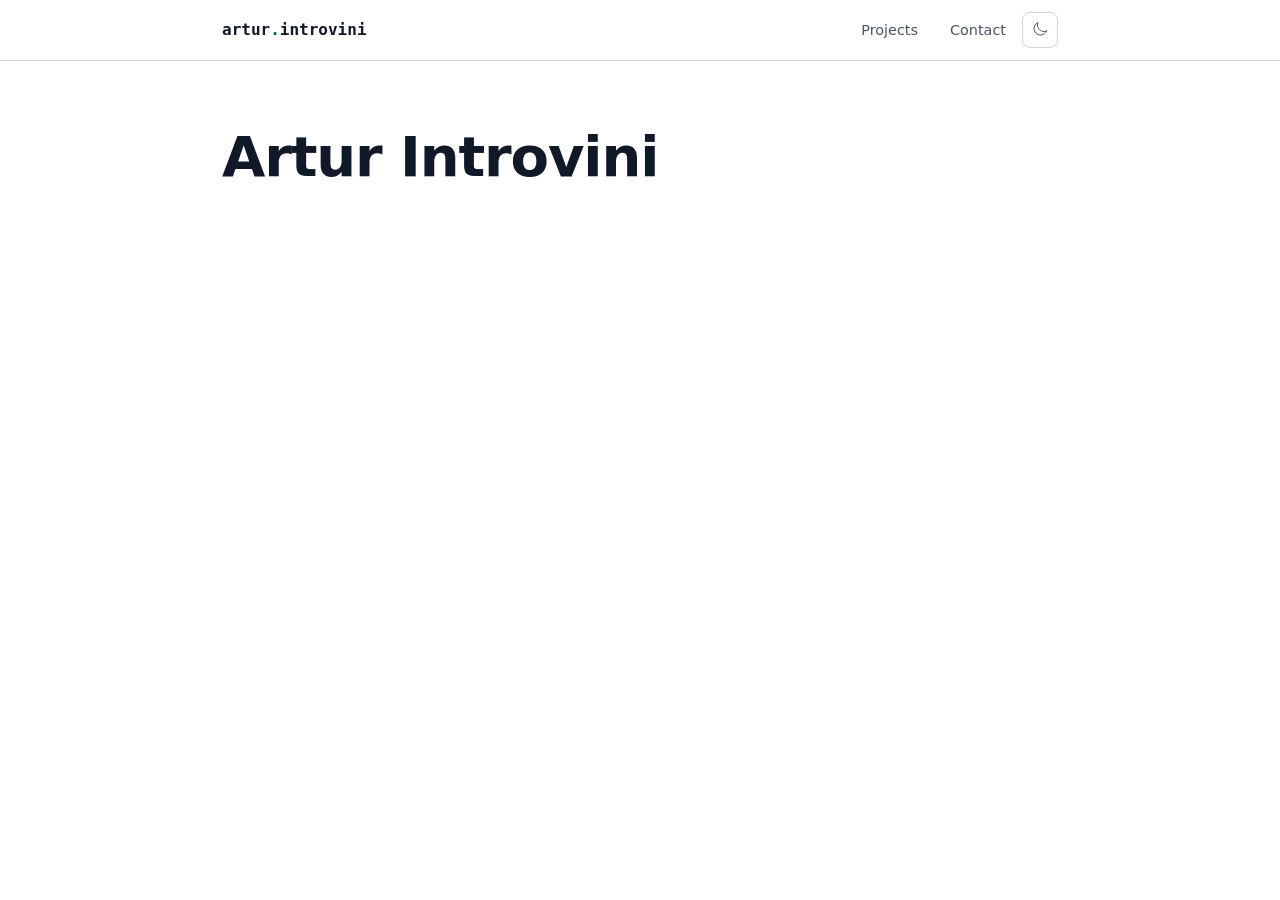
<file: index.html>
<!DOCTYPE html>
<html lang="en">
<head>
  <meta charset="UTF-8">
  <meta name="viewport" content="width=device-width, initial-scale=1.0">
  <title>Artur Introvini</title>
  <meta name="description" content="Software Engineer.">
  <link rel="stylesheet" href="css/style.css?v=8">
  <link rel="icon" type="image/svg+xml" href="data:image/svg+xml,<svg xmlns='http://www.w3.org/2000/svg' viewBox='0 0 100 100'><text y='.9em' font-size='90'>⚡</text></svg>">
  <script>(function(){var t=localStorage.getItem('theme');if(t==='dark'||t==='light')document.documentElement.classList.add(t);}());</script>
</head>
<body>

<a href="#main-content" class="skip-link">Skip to main content</a>

<nav aria-label="Main navigation">
  <div class="nav-inner">
    <a href="#about" class="nav-brand">artur<span>.</span>introvini</a>
    <ul class="nav-links" role="list">
      <li><a href="#projects">Projects</a></li>
      <li><a href="#contact">Contact</a></li>
    </ul>
    <button id="burger" class="burger" aria-label="Open navigation menu" aria-expanded="false">
        <svg width="16" height="16" fill="none" stroke="currentColor" stroke-width="1.5" viewBox="0 0 24 24" aria-hidden="true">
          <path stroke-linecap="round" stroke-linejoin="round" d="M3.75 6.75h16.5M3.75 12h16.5m-16.5 5.25h16.5"/>
        </svg>
      </button>
      <button id="theme-toggle" class="theme-toggle" aria-label="Switch to dark mode">
        <svg class="icon-sun icon-other" width="16" height="16" fill="none" stroke="currentColor" stroke-width="1.5" viewBox="0 0 24 24" aria-hidden="true">
          <path stroke-linecap="round" stroke-linejoin="round" d="M12 3v1m0 16v1m9-9h-1M4 12H3m15.364-6.364-.707.707M6.343 17.657l-.707.707m12.728 0-.707-.707M6.343 6.343l-.707-.707M12 8a4 4 0 1 0 0 8 4 4 0 0 0 0-8Z"/>
        </svg>
        <svg class="icon-moon icon-current" width="16" height="16" fill="none" stroke="currentColor" stroke-width="1.5" viewBox="0 0 24 24" aria-hidden="true">
          <path stroke-linecap="round" stroke-linejoin="round" d="M21.752 15.002A9.72 9.72 0 0 1 18 15.75c-5.385 0-9.75-4.365-9.75-9.75 0-1.33.266-2.597.748-3.752A9.753 9.753 0 0 0 3 11.25C3 16.635 7.365 21 12.75 21a9.753 9.753 0 0 0 9.002-5.998Z"/>
        </svg>
      </button>
  </div>
  <div id="mobile-menu" class="mobile-menu" hidden>
    <ul role="list">
      <li><a href="#projects">Projects</a></li>
      <li><a href="#contact">Contact</a></li>
    </ul>
  </div>
</nav>

<main id="main-content">

  <!-- ABOUT -->
  <div id="about" class="page">
    <section class="hero">
      <h1>Artur Introvini</h1>
    </section>
  </div>

  <!-- PROJECTS -->
  <div id="projects" class="page" hidden>
    <div class="page-header">
      <h1>Projects</h1>
      <p>Things I've built or contributed to.</p>
    </div>

    <div class="projects-grid">

      <div class="project-card">
        <h3><a href="mario-tennis-gbc.html">Mario Tennis GBC — Level-Up System RE</a></h3>
        <p>Reverse engineered the stat/level-up system from the Mario Tennis GBC ROM. Extracted all 4 characters' hidden threshold tables and the intermediate formula governing stat growth and decay. Includes an interactive stat calculator and brute-force build optimizer.</p>
        <div class="tag-list">
          <span class="tag">Reverse Engineering</span>
          <span class="tag">GBC ROM</span>
          <span class="tag">JavaScript</span>
        </div>
        <div class="project-links">
          <a href="mario-tennis-gbc.html">Open Tools</a>
        </div>
      </div>

    </div>
  </div>

  <!-- CONTACT -->
  <div id="contact" class="page" hidden>
    <div class="page-header">
      <h1>Contact</h1>
      <p>Open to opportunities and interesting conversations.</p>
    </div>

    <section class="section">
      <h2 class="section-title">Links</h2>
      <div class="icon-links">
        <a href="https://github.com/ArturIntrovini" target="_blank" rel="noopener" class="icon-link" aria-label="GitHub">
          <svg width="20" height="20" fill="currentColor" viewBox="0 0 24 24" aria-hidden="true"><path d="M12 0C5.37 0 0 5.37 0 12c0 5.31 3.435 9.795 8.205 11.385.6.105.825-.255.825-.57 0-.285-.015-1.23-.015-2.235-3.015.555-3.795-.735-4.035-1.41-.135-.345-.72-1.41-1.23-1.695-.42-.225-1.02-.78-.015-.795.945-.015 1.62.87 1.845 1.23 1.08 1.815 2.805 1.305 3.495.99.105-.78.42-1.305.765-1.605-2.67-.3-5.46-1.335-5.46-5.925 0-1.305.465-2.385 1.23-3.225-.12-.3-.54-1.53.12-3.18 0 0 1.005-.315 3.3 1.23.96-.27 1.98-.405 3-.405s2.04.135 3 .405c2.295-1.56 3.3-1.23 3.3-1.23.66 1.65.24 2.88.12 3.18.765.84 1.23 1.905 1.23 3.225 0 4.605-2.805 5.625-5.475 5.925.435.375.81 1.095.81 2.22 0 1.605-.015 2.895-.015 3.3 0 .315.225.69.825.57A12.02 12.02 0 0 0 24 12c0-6.63-5.37-12-12-12z"/></svg>
        </a>
        <a href="https://www.youtube.com/watch?v=dQw4w9WgXcQ" target="_blank" rel="noopener" class="icon-link" aria-label="YouTube">
          <svg width="20" height="20" fill="currentColor" viewBox="0 0 24 24" aria-hidden="true"><path d="M23.498 6.186a3.016 3.016 0 0 0-2.122-2.136C19.505 3.545 12 3.545 12 3.545s-7.505 0-9.377.505A3.017 3.017 0 0 0 .502 6.186C0 8.07 0 12 0 12s0 3.93.502 5.814a3.016 3.016 0 0 0 2.122 2.136c1.871.505 9.376.505 9.376.505s7.505 0 9.377-.505a3.015 3.015 0 0 0 2.122-2.136C24 15.93 24 12 24 12s0-3.93-.502-5.814zM9.545 15.568V8.432L15.818 12l-6.273 3.568z"/></svg>
        </a>
        <a href="https://twitter.com" target="_blank" rel="noopener" class="icon-link" aria-label="Twitter">
          <svg width="20" height="20" fill="currentColor" viewBox="0 0 24 24" aria-hidden="true"><path d="M18.244 2.25h3.308l-7.227 8.26 8.502 11.24H16.17l-4.714-6.231-5.401 6.231H2.747l7.73-8.835L1.254 2.25H8.08l4.259 5.63L18.244 2.25zm-1.161 17.52h1.833L7.084 4.126H5.117L17.083 19.77z"/></svg>
        </a>
      </div>
    </section>

    <section class="section">
      <h2 class="section-title">Get in touch</h2>
      <form class="contact-form" id="contact-form">
        <div class="form-group">
          <label for="contact-name">Name</label>
          <input type="text" id="contact-name" name="name" autocomplete="name" placeholder="Your name">
        </div>
        <div class="form-group">
          <label for="contact-email">Email</label>
          <input type="email" id="contact-email" name="email" autocomplete="email" placeholder="your@email.com">
        </div>
        <div class="form-group">
          <label for="contact-subject">Subject</label>
          <input type="text" id="contact-subject" name="subject" placeholder="What's this about?">
        </div>
        <div class="form-group">
          <label for="contact-message">Message</label>
          <textarea id="contact-message" name="message" placeholder="Your message..."></textarea>
        </div>
        <button type="submit" class="btn btn-primary">Send</button>
      </form>
    </section>
  </div>

</main>

<script>
  var PAGES = ['#about', '#projects', '#contact'];

  function closeMenu() {
    var menu = document.getElementById('mobile-menu');
    var burger = document.getElementById('burger');
    if (menu) menu.hidden = true;
    if (burger) {
      burger.setAttribute('aria-expanded', 'false');
      burger.setAttribute('aria-label', 'Open navigation menu');
    }
  }

  function updateActive(hash) {
    document.querySelectorAll('.nav-links a, .mobile-menu a').forEach(function(a) {
      var active = a.getAttribute('href') === hash;
      a.classList.toggle('active', active);
      if (active) a.setAttribute('aria-current', 'page');
      else a.removeAttribute('aria-current');
    });
  }

  function navigate() {
    var hash = location.hash;
    if (PAGES.indexOf(hash) === -1) {
      if (document.querySelector('.page:not([hidden])')) return;
      hash = '#about';
    }
    document.querySelectorAll('.page').forEach(function(p) { p.hidden = true; });
    var target = document.querySelector(hash);
    if (target) target.hidden = false;
    updateActive(hash);
    closeMenu();
    window.scrollTo(0, 0);
  }
  window.addEventListener('hashchange', navigate);
  navigate();

  function isDark() {
    return document.documentElement.classList.contains('dark') ||
      (!document.documentElement.classList.contains('light') &&
       window.matchMedia('(prefers-color-scheme: dark)').matches);
  }

  function updateThemeButton() {
    var btn = document.getElementById('theme-toggle');
    if (!btn) return;
    var dark = isDark();
    btn.setAttribute('aria-label', dark ? 'Switch to light mode' : 'Switch to dark mode');
    var sun = btn.querySelector('.icon-sun');
    var moon = btn.querySelector('.icon-moon');
    sun.classList.toggle('icon-current', dark);
    sun.classList.toggle('icon-other', !dark);
    moon.classList.toggle('icon-current', !dark);
    moon.classList.toggle('icon-other', dark);
  }

  function toggleTheme() {
    var dark = isDark();
    document.documentElement.classList.remove('dark', 'light');
    document.documentElement.classList.add(dark ? 'light' : 'dark');
    localStorage.setItem('theme', dark ? 'light' : 'dark');
    updateThemeButton();
  }

  function toggleMenu() {
    var menu = document.getElementById('mobile-menu');
    var burger = document.getElementById('burger');
    var willOpen = menu.hidden;
    menu.hidden = !willOpen;
    burger.setAttribute('aria-expanded', String(willOpen));
    burger.setAttribute('aria-label', willOpen ? 'Close navigation menu' : 'Open navigation menu');
  }

  document.getElementById('theme-toggle').addEventListener('click', function(e) {
    toggleTheme();
    if (e.detail > 0) this.blur();
  });
  document.getElementById('burger').addEventListener('click', function(e) {
    toggleMenu();
    if (e.detail > 0) this.blur();
  });
  document.getElementById('contact-form').addEventListener('submit', function(e) {
    e.preventDefault();
  });
  updateThemeButton();
  window.matchMedia('(prefers-color-scheme: dark)').addEventListener('change', function() {
    if (!localStorage.getItem('theme')) updateThemeButton();
  });
</script>

</body>
</html>
</file>
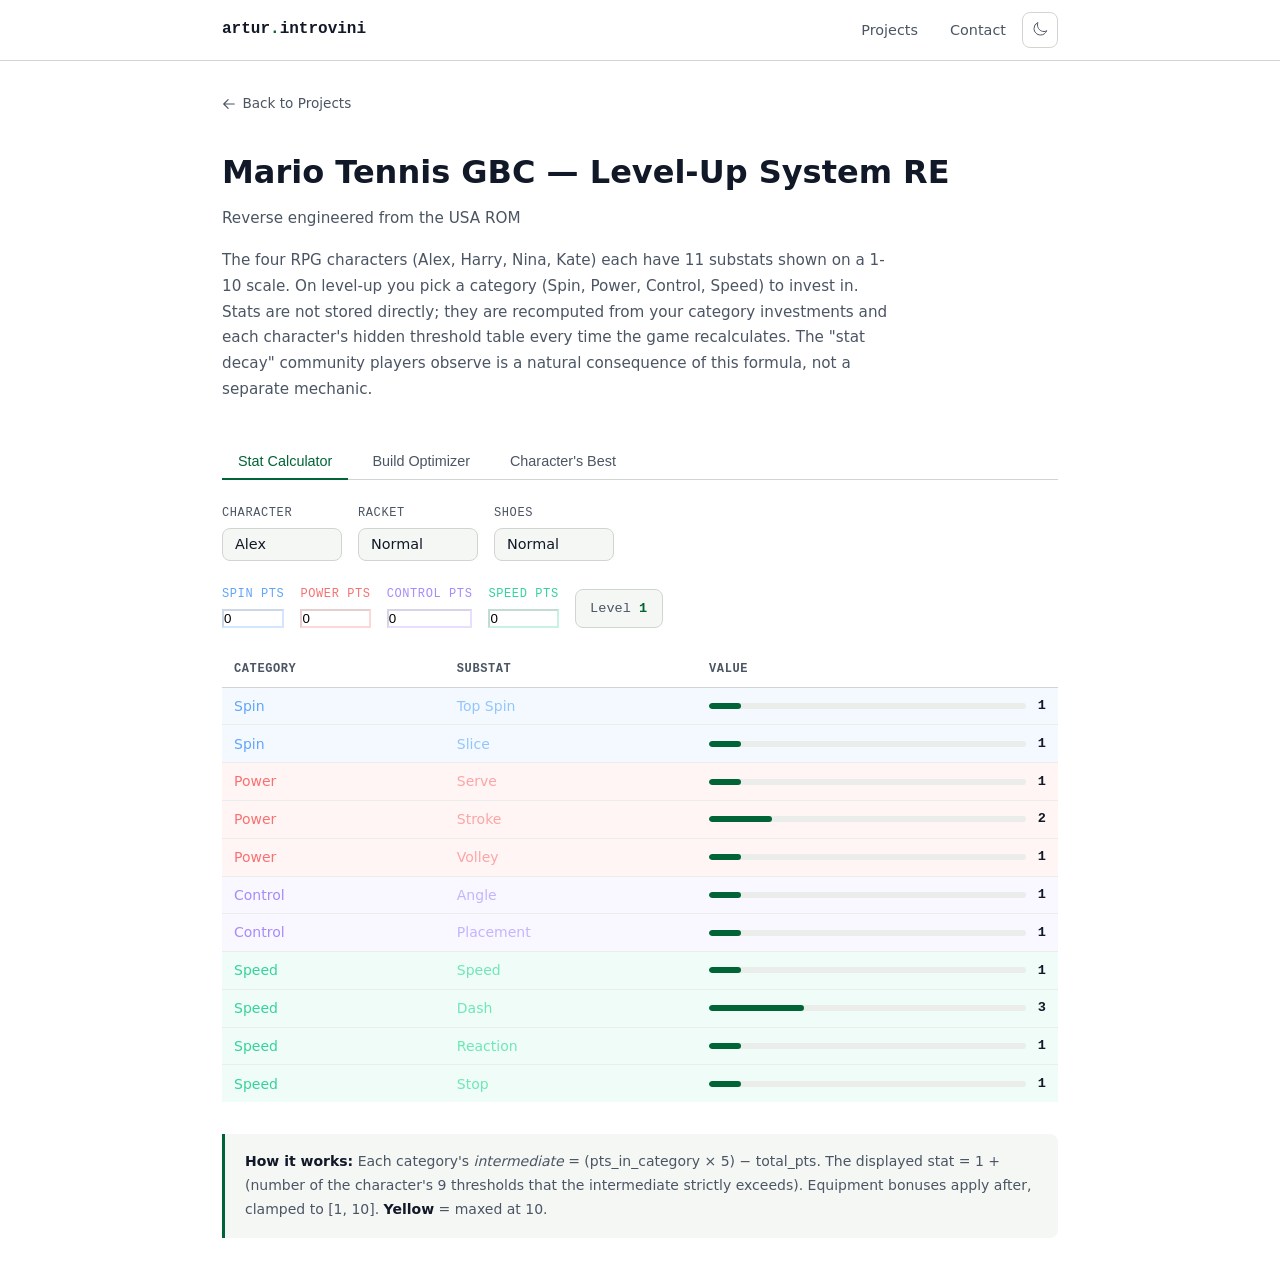
<file: mario-tennis-gbc.html>
<!DOCTYPE html>
<html lang="en">
<head>
  <meta charset="UTF-8">
  <meta name="viewport" content="width=device-width, initial-scale=1.0">
  <title>Mario Tennis GBC — Level-Up RE | Artur Introvini</title>
  <meta name="description" content="Reverse engineered stat/level-up system for Mario Tennis GBC. Includes interactive stat calculator and build optimizer.">
  <link rel="stylesheet" href="css/style.css?v=8">
  <link rel="icon" type="image/svg+xml" href="data:image/svg+xml,<svg xmlns='http://www.w3.org/2000/svg' viewBox='0 0 100 100'><text y='.9em' font-size='90'>⚡</text></svg>">
  <script>(function(){var t=localStorage.getItem('theme');if(t==='dark'||t==='light')document.documentElement.classList.add(t);}());</script>
  <style>
    .project-page { max-width: var(--max-w); margin: 0 auto; }

    .back-link {
      display: inline-flex;
      align-items: center;
      gap: 0.4rem;
      font-size: 0.85rem;
      color: var(--muted);
      margin-bottom: 2rem;
      transition: color 0.15s;
    }
    .back-link:hover { color: var(--accent); text-decoration: none; }

    .project-intro { margin-bottom: 2.5rem; }
    .project-intro h1 { font-size: clamp(1.5rem, 4vw, 2rem); font-weight: 700; margin-bottom: 0.5rem; }
    .project-intro .subtitle { color: var(--muted); font-size: 0.95rem; margin-bottom: 1rem; }
    .project-intro p { color: var(--muted); font-size: 0.95rem; line-height: 1.7; max-width: 680px; }

    .tool-tabs {
      display: flex;
      gap: 0.5rem;
      margin-bottom: 1.5rem;
      border-bottom: 1px solid var(--border);
      padding-bottom: 0;
    }
    .tool-tab {
      background: none;
      border: none;
      border-bottom: 2px solid transparent;
      padding: 0.6rem 1rem;
      font-size: 0.9rem;
      font-weight: 500;
      color: var(--muted);
      cursor: pointer;
      margin-bottom: -1px;
      transition: color 0.15s, border-color 0.15s;
    }
    .tool-tab:hover { color: var(--text); }
    .tool-tab.active { color: var(--accent); border-bottom-color: var(--accent); }

    .tool-panel { display: none; }
    .tool-panel.active { display: block; }

    /* CONTROLS */
    .controls-row {
      display: flex;
      flex-wrap: wrap;
      gap: 1rem;
      margin-bottom: 1.5rem;
      align-items: flex-end;
    }
    .ctrl-group { display: flex; flex-direction: column; gap: 0.3rem; min-width: 120px; }
    .ctrl-group label {
      font-family: var(--mono);
      font-size: 0.75rem;
      color: var(--muted);
      text-transform: uppercase;
      letter-spacing: 0.05em;
    }
    .ctrl-group select,
    .ctrl-group input[type="number"] {
      background: var(--surface);
      border: 1px solid var(--border);
      border-radius: var(--radius);
      padding: 0.45rem 0.75rem;
      color: var(--text);
      font-family: var(--font);
      font-size: 0.9rem;
      transition: border-color 0.15s;
      appearance: none;
      -webkit-appearance: none;
      cursor: pointer;
      min-width: 120px;
    }
    .ctrl-group select:focus,
    .ctrl-group input[type="number"]:focus {
      outline: none;
      border-color: var(--accent);
    }
    .ctrl-group input[type="number"] { width: 80px; text-align: center; }

    .pts-row {
      display: flex;
      flex-wrap: wrap;
      gap: 1rem;
      margin-bottom: 1.5rem;
      align-items: flex-end;
    }
    .pts-group {
      display: flex;
      flex-direction: column;
      gap: 0.3rem;
    }
    .pts-group label {
      font-family: var(--mono);
      font-size: 0.75rem;
      text-transform: uppercase;
      letter-spacing: 0.05em;
    }
    .pts-spin   label { color: #60a5fa; }
    .pts-power  label { color: #f87171; }
    .pts-ctrl   label { color: #a78bfa; }
    .pts-speed  label { color: #34d399; }
    .pts-spin   input { border-color: #60a5fa44; }
    .pts-power  input { border-color: #f8717144; }
    .pts-ctrl   input { border-color: #a78bfa44; }
    .pts-speed  input { border-color: #34d39944; }

    .level-badge {
      font-family: var(--mono);
      font-size: 0.85rem;
      color: var(--muted);
      padding: 0.45rem 0.9rem;
      background: var(--surface);
      border: 1px solid var(--border);
      border-radius: var(--radius);
      align-self: flex-end;
      white-space: nowrap;
    }
    .level-badge span { color: var(--accent); font-weight: 600; }

    /* STAT TABLE */
    .stat-table-wrap { overflow-x: auto; }
    table.stat-table {
      width: 100%;
      border-collapse: collapse;
      font-size: 0.875rem;
    }
    .stat-table th {
      text-align: left;
      padding: 0.5rem 0.75rem;
      font-family: var(--mono);
      font-size: 0.75rem;
      text-transform: uppercase;
      letter-spacing: 0.05em;
      color: var(--muted);
      border-bottom: 1px solid var(--border);
    }
    .stat-table td {
      padding: 0.45rem 0.75rem;
      border-bottom: 1px solid var(--surface-2);
    }
    .stat-table tr:last-child td { border-bottom: none; }
    .stat-table .row-spin:hover td    { background: rgba(96, 165, 250, 0.14); }
    .stat-table .row-power:hover td   { background: rgba(248, 113, 113, 0.14); }
    .stat-table .row-control:hover td { background: rgba(167, 139, 250, 0.14); }
    .stat-table .row-speed:hover td   { background: rgba(52, 211, 153, 0.14); }

    .cat-spin    { color: #60a5fa; }
    .cat-power   { color: #f87171; }
    .cat-control { color: #a78bfa; }
    .cat-speed   { color: #34d399; }

    .stat-bar-cell { min-width: 140px; }
    .stat-bar-wrap { display: flex; align-items: center; gap: 0.5rem; }
    .stat-bar-bg {
      flex: 1;
      height: 6px;
      background: var(--surface-2);
      border-radius: 3px;
      overflow: hidden;
    }
    .stat-bar-fill {
      height: 100%;
      border-radius: 3px;
      background: var(--accent);
      transition: width 0.2s;
    }
    .stat-bar-fill.maxed { background: #f59e0b; }
    .stat-val {
      font-family: var(--mono);
      font-size: 0.85rem;
      font-weight: 600;
      min-width: 1.5ch;
      text-align: right;
    }
    .stat-val.maxed { color: #f59e0b; }

    .delta-cell {
      font-family: var(--mono);
      font-size: 0.8rem;
      white-space: nowrap;
    }
    .delta-pos { color: #34d399; }
    .delta-neg { color: #f87171; }
    .delta-neu { color: var(--muted); }

    /* OPTIMIZER */
    .optimizer-controls {
      display: flex;
      flex-wrap: wrap;
      gap: 1rem;
      margin-bottom: 1.5rem;
      align-items: flex-end;
    }

    .opt-result {
      background: var(--surface);
      border: 1px solid var(--border);
      border-radius: var(--radius);
      padding: 1.25rem 1.5rem;
      margin-bottom: 1.5rem;
    }
    .opt-result-header {
      display: flex;
      justify-content: space-between;
      align-items: center;
      flex-wrap: wrap;
      gap: 0.5rem;
      margin-bottom: 1rem;
    }
    .opt-result-header h3 {
      font-size: 0.9rem;
      font-weight: 600;
      font-family: var(--mono);
      color: var(--accent);
      text-transform: uppercase;
      letter-spacing: 0.05em;
    }
    .opt-allocation {
      display: flex;
      gap: 1rem;
      flex-wrap: wrap;
      font-family: var(--mono);
      font-size: 0.85rem;
    }
    .opt-allocation .alloc-item { display: flex; flex-direction: column; gap: 0.15rem; }
    .opt-allocation .alloc-label { font-size: 0.7rem; text-transform: uppercase; color: var(--muted); }
    .opt-allocation .alloc-val { font-weight: 600; }

    .run-btn {
      background: var(--accent);
      color: var(--accent-fg);
      border: 1px solid var(--accent);
      border-radius: var(--radius);
      padding: 0.5rem 1.25rem;
      font-size: 0.9rem;
      font-weight: 500;
      cursor: pointer;
      transition: background 0.15s, border-color 0.15s;
      align-self: flex-end;
    }
    .run-btn:hover { background: var(--accent-hover); border-color: var(--accent-hover); }
    .run-btn:disabled { opacity: 0.5; cursor: not-allowed; }

    .opt-empty {
      color: var(--muted);
      font-size: 0.9rem;
      text-align: center;
      padding: 2rem;
    }

    .weights-grid {
      display: grid;
      grid-template-columns: repeat(auto-fill, minmax(160px, 1fr));
      gap: 0.6rem;
      margin-bottom: 1rem;
    }
    .weight-item {
      display: flex;
      flex-direction: column;
      gap: 0.25rem;
    }
    .weight-item label {
      font-family: var(--mono);
      font-size: 0.75rem;
      color: var(--muted);
    }
    .weight-item input[type="range"] {
      width: 100%;
      accent-color: var(--accent);
    }
    .weight-item .weight-val {
      font-family: var(--mono);
      font-size: 0.75rem;
      color: var(--accent);
      text-align: right;
    }

    .obj-row {
      display: flex;
      flex-wrap: wrap;
      gap: 0.5rem;
      margin-bottom: 1rem;
    }
    .obj-btn {
      background: var(--surface);
      border: 1px solid var(--border);
      border-radius: var(--radius);
      padding: 0.35rem 0.8rem;
      font-size: 0.8rem;
      font-family: var(--mono);
      color: var(--muted);
      cursor: pointer;
      transition: border-color 0.15s, color 0.15s, background 0.15s;
    }
    .obj-btn:hover { border-color: var(--accent); color: var(--accent); }
    .obj-btn.active {
      background: var(--accent);
      color: var(--accent-fg);
      border-color: var(--accent);
    }

    /* NOTES */
    .notes-block {
      background: var(--surface);
      border-left: 3px solid var(--accent);
      border-radius: 0 var(--radius) var(--radius) 0;
      padding: 1rem 1.25rem;
      margin-top: 2rem;
      font-size: 0.875rem;
      color: var(--muted);
      line-height: 1.7;
    }
    .notes-block strong { color: var(--text); }

    @media (max-width: 640px) {
      .controls-row, .pts-row, .optimizer-controls { gap: 0.75rem; }
      .ctrl-group select, .ctrl-group input[type="number"] { min-width: 100px; }
    }

    /* CHARACTER'S BEST */
    .char-best-section { margin-bottom: 2rem; }
    .char-best-section > h3 { font-size: 1rem; font-weight: 600; margin-bottom: .75rem; }
    .char-best-cols { display: grid; grid-template-columns: 1fr 1fr; gap: 1rem; }
    @media (max-width: 700px) { .char-best-cols { grid-template-columns: 1fr; } }
    .char-best-card {
      background: var(--surface);
      border: 1px solid var(--border);
      border-radius: var(--radius);
      padding: 1rem 1.25rem;
    }
    .char-best-card h4 {
      font-size: .8rem; font-weight: 600; font-family: var(--mono);
      text-transform: uppercase; letter-spacing: .05em;
      color: var(--accent); margin-bottom: .5rem;
    }
    .char-best-equip { font-size: .85rem; color: var(--muted); margin-bottom: .4rem; }
    .char-best-alloc {
      font-size: .8rem; font-family: var(--mono); margin-bottom: .4rem;
      display: flex; gap: .5rem; flex-wrap: wrap;
    }
    .char-best-score { font-family: var(--mono); font-size: .75rem; color: var(--muted); margin-bottom: .75rem; }

    /* Stat row tinting by category */
    .row-spin    { background: rgba(96, 165, 250, 0.07); }
    .row-power   { background: rgba(248, 113, 113, 0.07); }
    .row-control { background: rgba(167, 139, 250, 0.07); }
    .row-speed   { background: rgba(52, 211, 153, 0.07); }

    /* Substat name — lighter shade of category color */
    .sub-spin    { color: #93c5fd; }
    .sub-power   { color: #fca5a5; }
    .sub-control { color: #c4b5fd; }
    .sub-speed   { color: #6ee7b7; }
    html.light .sub-spin    { color: #1e40af; }
    html.light .sub-power   { color: #991b1b; }
    html.light .sub-control { color: #5b21b6; }
    html.light .sub-speed   { color: #065f46; }
  </style>
</head>
<body>

<a href="#main-content" class="skip-link">Skip to main content</a>

<nav aria-label="Main navigation">
  <div class="nav-inner">
    <a href="index.html" class="nav-brand">artur<span>.</span>introvini</a>
    <ul class="nav-links" role="list">
      <li><a href="index.html#projects">Projects</a></li>
      <li><a href="index.html#contact">Contact</a></li>
    </ul>
    <button id="burger" class="burger" aria-label="Open navigation menu" aria-expanded="false">
      <svg width="16" height="16" fill="none" stroke="currentColor" stroke-width="1.5" viewBox="0 0 24 24" aria-hidden="true">
        <path stroke-linecap="round" stroke-linejoin="round" d="M3.75 6.75h16.5M3.75 12h16.5m-16.5 5.25h16.5"/>
      </svg>
    </button>
    <button id="theme-toggle" class="theme-toggle" aria-label="Switch to dark mode">
      <svg class="icon-sun icon-other" width="16" height="16" fill="none" stroke="currentColor" stroke-width="1.5" viewBox="0 0 24 24" aria-hidden="true">
        <path stroke-linecap="round" stroke-linejoin="round" d="M12 3v1m0 16v1m9-9h-1M4 12H3m15.364-6.364-.707.707M6.343 17.657l-.707.707m12.728 0-.707-.707M6.343 6.343l-.707-.707M12 8a4 4 0 1 0 0 8 4 4 0 0 0 0-8Z"/>
      </svg>
      <svg class="icon-moon icon-current" width="16" height="16" fill="none" stroke="currentColor" stroke-width="1.5" viewBox="0 0 24 24" aria-hidden="true">
        <path stroke-linecap="round" stroke-linejoin="round" d="M21.752 15.002A9.72 9.72 0 0 1 18 15.75c-5.385 0-9.75-4.365-9.75-9.75 0-1.33.266-2.597.748-3.752A9.753 9.753 0 0 0 3 11.25C3 16.635 7.365 21 12.75 21a9.753 9.753 0 0 0 9.002-5.998Z"/>
      </svg>
    </button>
  </div>
  <div id="mobile-menu" class="mobile-menu" hidden>
    <ul role="list">
      <li><a href="index.html#projects">Projects</a></li>
      <li><a href="index.html#contact">Contact</a></li>
    </ul>
  </div>
</nav>

<main id="main-content">
<div class="project-page">

  <a href="index.html#projects" class="back-link">
    <svg width="14" height="14" fill="none" stroke="currentColor" stroke-width="2" viewBox="0 0 24 24" aria-hidden="true"><path stroke-linecap="round" stroke-linejoin="round" d="M10.5 19.5 3 12m0 0 7.5-7.5M3 12h18"/></svg>
    Back to Projects
  </a>

  <div class="project-intro">
    <h1>Mario Tennis GBC — Level-Up System RE</h1>
    <p class="subtitle">Reverse engineered from the USA ROM</p>
    <p>The four RPG characters (Alex, Harry, Nina, Kate) each have 11 substats shown on a 1-10 scale. On level-up you pick a category (Spin, Power, Control, Speed) to invest in. Stats are not stored directly; they are recomputed from your category investments and each character's hidden threshold table every time the game recalculates. The "stat decay" community players observe is a natural consequence of this formula, not a separate mechanic.</p>
  </div>

  <div class="tool-tabs" role="tablist">
    <button class="tool-tab active" role="tab" aria-selected="true" data-panel="calc">Stat Calculator</button>
    <button class="tool-tab" role="tab" aria-selected="false" data-panel="opt">Build Optimizer</button>
    <button class="tool-tab" role="tab" aria-selected="false" data-panel="best">Character's Best</button>
  </div>

  <!-- CALCULATOR -->
  <div id="panel-calc" class="tool-panel active">

    <div class="controls-row">
      <div class="ctrl-group">
        <label for="calc-char">Character</label>
        <select id="calc-char">
          <option value="alex">Alex</option>
          <option value="harry">Harry</option>
          <option value="nina">Nina</option>
          <option value="kate">Kate</option>
        </select>
      </div>
      <div class="ctrl-group">
        <label for="calc-racket">Racket</label>
        <select id="calc-racket">
          <option value="normal">Normal</option>
          <option value="large">Large</option>
          <option value="small">Small</option>
          <option value="iron">Iron</option>
          <option value="gold">Gold</option>
          <option value="silver">Silver</option>
          <option value="drive">Drive</option>
        </select>
      </div>
      <div class="ctrl-group">
        <label for="calc-shoe">Shoes</label>
        <select id="calc-shoe">
          <option value="normal">Normal</option>
          <option value="iron">Iron</option>
          <option value="light">Light</option>
        </select>
      </div>
    </div>

    <div class="pts-row">
      <div class="pts-group pts-spin">
        <label for="calc-spin">Spin pts</label>
        <input type="number" id="calc-spin" min="0" max="98" value="0">
      </div>
      <div class="pts-group pts-power">
        <label for="calc-power">Power pts</label>
        <input type="number" id="calc-power" min="0" max="98" value="0">
      </div>
      <div class="pts-group pts-ctrl">
        <label for="calc-ctrl">Control pts</label>
        <input type="number" id="calc-ctrl" min="0" max="98" value="0">
      </div>
      <div class="pts-group pts-speed">
        <label for="calc-speed">Speed pts</label>
        <input type="number" id="calc-speed" min="0" max="98" value="0">
      </div>
      <div class="level-badge" id="calc-level-badge">Level <span>1</span></div>
    </div>

    <div class="stat-table-wrap">
      <table class="stat-table" id="calc-table">
        <thead>
          <tr>
            <th>Category</th>
            <th>Substat</th>
            <th class="stat-bar-cell">Value</th>
          </tr>
        </thead>
        <tbody id="calc-tbody"></tbody>
      </table>
    </div>

    <div class="notes-block">
      <strong>How it works:</strong> Each category's <em>intermediate</em> = (pts_in_category &times; 5) &minus; total_pts.
      The displayed stat = 1 + (number of the character's 9 thresholds that the intermediate strictly exceeds).
      Equipment bonuses apply after, clamped to [1, 10]. <strong>Yellow</strong> = maxed at 10.
    </div>
  </div>

  <!-- OPTIMIZER -->
  <div id="panel-opt" class="tool-panel">

    <div class="optimizer-controls">
      <div class="ctrl-group">
        <label for="opt-char">Character</label>
        <select id="opt-char">
          <option value="alex">Alex</option>
          <option value="harry">Harry</option>
          <option value="nina">Nina</option>
          <option value="kate">Kate</option>
        </select>
      </div>
      <div class="ctrl-group">
        <label for="opt-racket">Racket</label>
        <select id="opt-racket">
          <option value="normal">Normal</option>
          <option value="large">Large</option>
          <option value="small">Small</option>
          <option value="iron">Iron</option>
          <option value="gold">Gold</option>
          <option value="silver">Silver</option>
          <option value="drive">Drive</option>
        </select>
      </div>
      <div class="ctrl-group">
        <label for="opt-shoe">Shoes</label>
        <select id="opt-shoe">
          <option value="normal">Normal</option>
          <option value="iron">Iron</option>
          <option value="light">Light</option>
        </select>
      </div>
      <div class="ctrl-group">
        <label for="opt-budget">Max level</label>
        <input type="number" id="opt-budget" min="2" max="99" value="10" style="width:80px">
      </div>
      <button class="run-btn" id="opt-run">Find Best Build</button>
    </div>

    <div style="margin-bottom:1rem;">
      <p style="font-size:0.8rem;color:var(--muted);font-family:var(--mono);text-transform:uppercase;letter-spacing:.05em;margin-bottom:.5rem;">Objective</p>
      <div class="obj-row" id="obj-row">
        <button class="obj-btn active" data-obj="sum">Max total stats</button>
        <button class="obj-btn" data-obj="min">Max weakest stat</button>
        <button class="obj-btn" data-obj="weighted">Weighted</button>
      </div>
    </div>

    <div id="weights-section" style="display:none;">
      <p style="font-size:0.8rem;color:var(--muted);margin-bottom:.6rem;">Set priority weight per substat (0 = ignore, 10 = max priority):</p>
      <div class="weights-grid" id="weights-grid"></div>
    </div>

    <div id="opt-result-area">
      <div class="opt-empty">Configure options above and click <strong>Find Best Build</strong>.</div>
    </div>

    <div class="notes-block">
      <strong>How it works:</strong> Exhaustive search over all point distributions (Spin, Power, Control, Speed) summing to max level − 1.
      C(N+3, 3) combinations — at max level 50 that is ~23,000 combinations, instant in JS.
      The optimizer finds the allocation that maximises your chosen objective.
      <strong>Max total stats</strong> sums all 11 displayed values.
      <strong>Max weakest stat</strong> maximises the minimum displayed value (balanced build).
      <strong>Weighted</strong> uses per-substat weights you configure.
    </div>
  </div>

  <!-- CHARACTER'S BEST -->
  <div id="panel-best" class="tool-panel">

    <p style="font-size:0.9rem;color:var(--muted);line-height:1.7;max-width:680px;margin-bottom:1.5rem;">
      Best builds at max level (99) for every character, searched across all 21 equipment combinations (7 rackets &times; 3 shoes).
      <strong style="color:var(--text)">Max Total Stats</strong> shows the build that maximises the sum of all 11 displayed values.
      <strong style="color:var(--text)">Max Weakest Stat</strong> shows the build that maximises the lowest displayed stat — the most balanced option available.
      Both total and weakest values are shown for every build.
    </p>

    <div id="best-result-area"></div>

    <div class="notes-block" style="margin-top:2rem;">
      Results are fixed at level 99 (98 points). Equipment is searched exhaustively — the combination shown is guaranteed optimal for that objective and character.
    </div>
  </div>

</div>
</main>

<script>
// ── DATA ────────────────────────────────────────────────────────────────────

var SUBSTATS = ['Top Spin','Slice','Serve','Stroke','Volley','Angle','Placement','Speed','Dash','Reaction','Stop'];
var CATEGORIES = ['Spin','Spin','Power','Power','Power','Control','Control','Speed','Speed','Speed','Speed'];
var CAT_CSS = {Spin:'cat-spin',Power:'cat-power',Control:'cat-control',Speed:'cat-speed'};

var THRESHOLDS = {
  alex: [
    [2,5,8,11,13,16,19,23,28],
    [4,7,10,13,15,18,21,25,30],
    [3,8,11,15,18,22,26,31,38],
    [-3,2,6,9,13,17,21,27,34],
    [2,7,11,14,18,21,26,31,38],
    [3,8,11,14,18,21,25,31,37],
    [4,9,13,16,20,23,28,33,40],
    [2,5,8,10,12,15,18,21,26],
    [-6,-2,1,4,7,10,14,18,24],
    [4,7,10,13,15,18,21,25,30],
    [3,8,11,15,18,22,26,31,38]
  ],
  harry: [
    [-3,2,6,10,14,18,23,29,36],
    [2,8,12,16,20,24,29,35,42],
    [-8,-2,3,8,12,17,23,29,38],
    [1,7,11,15,19,24,29,35,43],
    [3,9,14,18,22,27,32,39,47],
    [-2,4,8,13,17,21,27,33,41],
    [3,9,13,17,21,25,30,36,44],
    [-4,3,9,14,19,24,31,38,48],
    [2,9,14,19,24,29,35,43,52],
    [3,9,13,17,21,26,31,37,45],
    [6,14,20,26,32,38,45,54,65]
  ],
  nina: [
    [4,8,11,14,17,20,24,28,34],
    [3,7,9,12,15,17,21,25,30],
    [5,10,14,17,21,25,29,35,42],
    [3,7,10,13,16,20,23,28,34],
    [2,6,9,12,15,18,22,26,32],
    [2,6,9,12,15,17,21,25,31],
    [-3,1,4,7,10,13,17,21,27],
    [3,6,9,12,14,17,20,24,29],
    [4,7,9,11,13,16,18,22,26],
    [-4,1,5,9,13,16,21,27,34],
    [2,6,10,13,16,20,24,29,35]
  ],
  kate: [
    [2,8,12,16,20,24,29,35,42],
    [-4,2,6,10,14,19,24,30,38],
    [-2,4,9,14,18,23,29,35,44],
    [4,10,14,18,22,27,32,38,46],
    [2,7,11,15,19,22,27,33,40],
    [-10,-2,4,10,16,21,29,37,48],
    [2,8,12,16,20,24,29,35,42],
    [3,9,14,18,22,27,32,39,47],
    [-3,4,9,13,18,23,29,36,45],
    [4,10,15,19,23,28,33,40,48],
    [6,11,15,18,22,25,30,35,42]
  ]
};

// equipment bonuses [TopSpin,Slice,Serve,Stroke,Volley,Angle,Placement,Speed,Dash,Reaction,Stop]
var RACKET_BONUS = {
  normal:  [0,0,0,0,0,0,0,0,0,0,0],
  large:   [-2,-2,-1,-1,0,2,1,0,0,0,0],
  small:   [1,1,2,1,0,-2,-2,0,0,0,0],
  iron:    [0,0,-2,-2,-2,0,0,0,0,0,0],
  gold:    [0,0,2,2,-1,-1,0,0,0,0,0],
  silver:  [0,0,-1,-1,3,1,1,0,0,0,0],
  drive:   [3,0,-2,-2,0,0,0,0,0,0,0]
};
var SHOE_BONUS = {
  normal:  [0,0,0,0,0,0,0,0,0,0,0],
  iron:    [0,0,0,0,0,0,0,-2,-2,-2,-2],
  light:   [0,0,0,0,0,0,0,2,2,-2,-2]
};

// ── CORE FORMULA ────────────────────────────────────────────────────────────

function clamp(v, lo, hi) { return v < lo ? lo : v > hi ? hi : v; }

function computeStats(char, spin, power, control, speed, racket, shoe) {
  var total = spin + power + control + speed;
  var catPts = [spin, power, control, speed]; // Spin=0,Power=1,Control=2,Speed=3
  var catIdx = {Spin:0,Power:1,Control:2,Speed:3};
  var rb = RACKET_BONUS[racket];
  var sb = SHOE_BONUS[shoe];
  var thresh = THRESHOLDS[char];
  var result = [];

  for (var i = 0; i < 11; i++) {
    var ci = catIdx[CATEGORIES[i]];
    var inter = clamp(catPts[ci] * 5 - total, -127, 127);
    var count = 0;
    for (var t = 0; t < 9; t++) {
      if (inter > thresh[i][t]) count++;
    }
    var base = count;
    var bonus = rb[i] + sb[i];
    var final = clamp(base + bonus, 0, 9);
    result.push(final + 1);
  }
  return result;
}

// ── CALCULATOR ──────────────────────────────────────────────────────────────

function getCalcInputs() {
  return {
    char:    document.getElementById('calc-char').value,
    spin:    parseInt(document.getElementById('calc-spin').value) || 0,
    power:   parseInt(document.getElementById('calc-power').value) || 0,
    ctrl:    parseInt(document.getElementById('calc-ctrl').value) || 0,
    speed:   parseInt(document.getElementById('calc-speed').value) || 0,
    racket:  document.getElementById('calc-racket').value,
    shoe:    document.getElementById('calc-shoe').value
  };
}

function renderCalc() {
  var inp = getCalcInputs();
  var total = inp.spin + inp.power + inp.ctrl + inp.speed;
  document.querySelector('#calc-level-badge span').textContent = total + 1;

  var stats = computeStats(inp.char, inp.spin, inp.power, inp.ctrl, inp.speed, inp.racket, inp.shoe);

  var tbody = document.getElementById('calc-tbody');
  var rows = '';
  for (var i = 0; i < 11; i++) {
    var v = stats[i];
    var maxed = v === 10;
    var barPct = (v / 10 * 100).toFixed(0);
    var catCss = CAT_CSS[CATEGORIES[i]];
    var rowCat = CATEGORIES[i].toLowerCase();
    rows += '<tr class="row-' + rowCat + '">'
      + '<td><span class="' + catCss + '">' + CATEGORIES[i] + '</span></td>'
      + '<td class="sub-' + rowCat + '">' + SUBSTATS[i] + '</td>'
      + '<td class="stat-bar-cell"><div class="stat-bar-wrap">'
      +   '<div class="stat-bar-bg"><div class="stat-bar-fill' + (maxed ? ' maxed' : '') + '" style="width:' + barPct + '%"></div></div>'
      +   '<span class="stat-val' + (maxed ? ' maxed' : '') + '">' + v + '</span>'
      + '</div></td>'
      + '</tr>';
  }
  tbody.innerHTML = rows;
}

document.querySelectorAll('#calc-char,#calc-racket,#calc-shoe,#calc-spin,#calc-power,#calc-ctrl,#calc-speed')
  .forEach(function(el) { el.addEventListener('input', renderCalc); });

// clamp point inputs on change
['calc-spin','calc-power','calc-ctrl','calc-speed'].forEach(function(id) {
  document.getElementById(id).addEventListener('change', function() {
    var v = parseInt(this.value) || 0;
    if (v < 0) this.value = 0;
    if (v > 98) this.value = 98;
    renderCalc();
  });
});

// ── OPTIMIZER ───────────────────────────────────────────────────────────────

var currentObj = 'sum';
var weights = [1,1,1,1,1,1,1,1,1,1,1];

// build weights sliders
(function() {
  var grid = document.getElementById('weights-grid');
  var html = '';
  for (var i = 0; i < 11; i++) {
    html += '<div class="weight-item">'
      + '<label>' + SUBSTATS[i] + '</label>'
      + '<input type="range" min="0" max="10" value="1" data-idx="' + i + '">'
      + '<div class="weight-val" id="wv-' + i + '">1</div>'
      + '</div>';
  }
  grid.innerHTML = html;
  grid.querySelectorAll('input[type=range]').forEach(function(r) {
    r.addEventListener('input', function() {
      var idx = parseInt(this.dataset.idx);
      weights[idx] = parseInt(this.value);
      document.getElementById('wv-' + idx).textContent = this.value;
    });
  });
}());

document.querySelectorAll('.obj-btn').forEach(function(btn) {
  btn.addEventListener('click', function() {
    document.querySelectorAll('.obj-btn').forEach(function(b) { b.classList.remove('active'); });
    this.classList.add('active');
    currentObj = this.dataset.obj;
    document.getElementById('weights-section').style.display = currentObj === 'weighted' ? 'block' : 'none';
  });
});

function score(stats) {
  if (currentObj === 'sum') {
    var s = 0; for (var i = 0; i < 11; i++) s += stats[i]; return s;
  }
  if (currentObj === 'min') {
    var m = 99; for (var i = 0; i < 11; i++) if (stats[i] < m) m = stats[i]; return m;
  }
  // weighted
  var s = 0; for (var i = 0; i < 11; i++) s += stats[i] * weights[i]; return s;
}

document.getElementById('opt-run').addEventListener('click', function() {
  var char   = document.getElementById('opt-char').value;
  var racket = document.getElementById('opt-racket').value;
  var shoe   = document.getElementById('opt-shoe').value;
  var lvl = Math.max(2, Math.min(99, parseInt(document.getElementById('opt-budget').value) || 2));
  var N   = lvl - 1;

  var bestScore = -Infinity;
  var bestAlloc = [0,0,0,0];
  var bestStats = null;

  for (var sp = 0; sp <= N; sp++) {
    for (var pw = 0; pw <= N - sp; pw++) {
      for (var ct = 0; ct <= N - sp - pw; ct++) {
        var sd = N - sp - pw - ct;
        var st = computeStats(char, sp, pw, ct, sd, racket, shoe);
        var sc = score(st);
        if (sc > bestScore) {
          bestScore = sc;
          bestAlloc = [sp, pw, ct, sd];
          bestStats = st;
        }
      }
    }
  }

  renderOptResult(bestAlloc, bestStats, lvl);
});

function deltaStr(v, base) {
  if (base === undefined) return '';
  var d = v - base;
  if (d > 0) return '<span style="color:#34d399;font-size:.75rem"> +' + d + '</span>';
  if (d < 0) return '<span style="color:#f87171;font-size:.75rem"> ' + d + '</span>';
  return '';
}

function renderOptResult(alloc, stats, level) {
  var area = document.getElementById('opt-result-area');
  var catNames = ['Spin','Power','Control','Speed'];
  var catCss = ['cat-spin','cat-power','cat-control','cat-speed'];

  var allocHtml = '';
  for (var c = 0; c < 4; c++) {
    allocHtml += '<div class="alloc-item">'
      + '<span class="alloc-label ' + catCss[c] + '">' + catNames[c] + '</span>'
      + '<span class="alloc-val">' + alloc[c] + ' pts</span>'
      + '</div>';
  }
  allocHtml += '<div class="alloc-item">'
    + '<span class="alloc-label">Level</span>'
    + '<span class="alloc-val">' + level + '</span>'
    + '</div>';

  var totalSum = 0, weakestStat = 99;
  for (var i = 0; i < 11; i++) {
    totalSum += stats[i];
    if (stats[i] < weakestStat) weakestStat = stats[i];
  }

  var rows = '';
  for (var i = 0; i < 11; i++) {
    var v = stats[i];
    var maxed = v === 10;
    var barPct = (v / 10 * 100).toFixed(0);
    var catCssS = CAT_CSS[CATEGORIES[i]];
    var rowCat2 = CATEGORIES[i].toLowerCase();
    rows += '<tr class="row-' + rowCat2 + '">'
      + '<td><span class="' + catCssS + '">' + CATEGORIES[i] + '</span></td>'
      + '<td class="sub-' + rowCat2 + '">' + SUBSTATS[i] + '</td>'
      + '<td class="stat-bar-cell"><div class="stat-bar-wrap">'
      +   '<div class="stat-bar-bg"><div class="stat-bar-fill' + (maxed ? ' maxed' : '') + '" style="width:' + barPct + '%"></div></div>'
      +   '<span class="stat-val' + (maxed ? ' maxed' : '') + '">' + v + '</span>'
      + '</div></td>'
      + '</tr>';
  }

  area.innerHTML = '<div class="opt-result">'
    + '<div class="opt-result-header">'
    +   '<h3>Best Allocation</h3>'
    +   '<span style="font-family:var(--mono);font-size:.8rem;color:var(--muted)">'
    +     'Total: <strong style="color:var(--text)">' + totalSum + ' / 110</strong>'
    +     ' &nbsp;·&nbsp; Weakest: <strong style="color:var(--text)">' + weakestStat + '</strong>'
    +   '</span>'
    + '</div>'
    + '<div class="opt-allocation">' + allocHtml + '</div>'
    + '</div>'
    + '<div class="stat-table-wrap"><table class="stat-table"><thead><tr><th>Category</th><th>Substat</th><th class="stat-bar-cell">Value</th></tr></thead>'
    + '<tbody>' + rows + '</tbody></table></div>';
}

// ── CHARACTER'S BEST ─────────────────────────────────────────────────────────

var RACKET_NAMES = { normal:'Normal', large:'Large', small:'Small', iron:'Iron', gold:'Gold', silver:'Silver', drive:'Drive' };
var SHOE_NAMES   = { normal:'Normal', iron:'Iron', light:'Light' };

function renderBestResults(allResults, chars) {
  var area      = document.getElementById('best-result-area');
  var catCssArr = ['cat-spin','cat-power','cat-control','cat-speed'];
  var catLabels = ['Spin','Power','Control','Speed'];

  function makeCard(title, d) {
    var allocParts = '';
    for (var c = 0; c < 4; c++) {
      if (c > 0) allocParts += '<span style="color:var(--muted)"> · </span>';
      allocParts += '<span class="' + catCssArr[c] + '">' + catLabels[c] + ':' + d.alloc[c] + '</span>';
    }
    var totalSc = 0, minSc = 99;
    for (var ii = 0; ii < 11; ii++) {
      totalSc += d.stats[ii];
      if (d.stats[ii] < minSc) minSc = d.stats[ii];
    }
    var statRows = '';
    for (var si = 0; si < 11; si++) {
      var v = d.stats[si], maxed = v === 10;
      var rowCat = CATEGORIES[si].toLowerCase();
      statRows += '<tr class="row-' + rowCat + '">'
        + '<td><span class="cat-' + rowCat + '" style="font-size:.75rem">' + CATEGORIES[si] + '</span></td>'
        + '<td class="sub-' + rowCat + '" style="font-size:.8rem">' + SUBSTATS[si] + '</td>'
        + '<td class="stat-bar-cell"><div class="stat-bar-wrap">'
        +   '<div class="stat-bar-bg"><div class="stat-bar-fill' + (maxed ? ' maxed' : '') + '" style="width:' + (v*10) + '%"></div></div>'
        +   '<span class="stat-val' + (maxed ? ' maxed' : '') + '">' + v + '</span>'
        + '</div></td></tr>';
    }
    return '<div class="char-best-card">'
      + '<h4>' + title + '</h4>'
      + '<div class="char-best-equip">' + RACKET_NAMES[d.racket] + ' racket · ' + SHOE_NAMES[d.shoe] + ' shoes</div>'
      + '<div class="char-best-alloc">' + allocParts + '</div>'
      + '<div class="char-best-score">Total: ' + totalSc + ' / 110 &nbsp;·&nbsp; Weakest: ' + minSc + '</div>'
      + '<div class="stat-table-wrap"><table class="stat-table"><tbody>' + statRows + '</tbody></table></div>'
      + '</div>';
  }

  var html = '';
  for (var ci = 0; ci < chars.length; ci++) {
    var key = chars[ci];
    var res = allResults[key];
    html += '<div class="char-best-section">'
      + '<h3>' + res.name + '</h3>'
      + '<div class="char-best-cols">'
      + makeCard('Max Total Stats', res.sum)
      + makeCard('Max Weakest Stat', res.min)
      + '</div></div>';
  }
  area.innerHTML = html;
}

// pre-compute on load
(function() {
  var chars      = ['alex','harry','nina','kate'];
  var charNames  = { alex:'Alex', harry:'Harry', nina:'Nina', kate:'Kate' };
  var racketKeys = ['normal','large','small','iron','gold','silver','drive'];
  var shoeKeys   = ['normal','iron','light'];
  var N          = 98;
  var CAT_OF     = [0,0,1,1,1,2,2,3,3,3,3];
  var allResults = {};
  var base = new Array(11);
  var st   = new Array(11);

  for (var ci = 0; ci < chars.length; ci++) {
    var charKey = chars[ci];
    var thresh  = THRESHOLDS[charKey];
    var bestSum = { score: -Infinity };
    var bestMin = { score: -Infinity };

    for (var sp = 0; sp <= N; sp++) {
      for (var pw = 0; pw <= N - sp; pw++) {
        for (var ct = 0; ct <= N - sp - pw; ct++) {
          var sd  = N - sp - pw - ct;
          var cpt = [sp, pw, ct, sd];

          for (var ii = 0; ii < 11; ii++) {
            var inter = cpt[CAT_OF[ii]] * 5 - N;
            if (inter < -127) inter = -127; else if (inter > 127) inter = 127;
            var tt = thresh[ii], cnt = 0;
            if (inter > tt[0]) cnt++;
            if (inter > tt[1]) cnt++;
            if (inter > tt[2]) cnt++;
            if (inter > tt[3]) cnt++;
            if (inter > tt[4]) cnt++;
            if (inter > tt[5]) cnt++;
            if (inter > tt[6]) cnt++;
            if (inter > tt[7]) cnt++;
            if (inter > tt[8]) cnt++;
            base[ii] = cnt;
          }

          for (var ri = 0; ri < racketKeys.length; ri++) {
            var rb = RACKET_BONUS[racketKeys[ri]];
            for (var si = 0; si < shoeKeys.length; si++) {
              var sb = SHOE_BONUS[shoeKeys[si]];
              var sumSc = 0, minSc = 99, f;
              for (var ii = 0; ii < 11; ii++) {
                f = base[ii] + rb[ii] + sb[ii];
                if (f < 0) f = 0; else if (f > 9) f = 9;
                st[ii] = f + 1;
                sumSc += st[ii];
                if (st[ii] < minSc) minSc = st[ii];
              }
              if (sumSc > bestSum.score) {
                bestSum = { score: sumSc, racket: racketKeys[ri], shoe: shoeKeys[si], alloc: [sp,pw,ct,sd], stats: st.slice() };
              }
              if (minSc > bestMin.score) {
                bestMin = { score: minSc, racket: racketKeys[ri], shoe: shoeKeys[si], alloc: [sp,pw,ct,sd], stats: st.slice() };
              }
            }
          }
        }
      }
    }
    allResults[charKey] = { sum: bestSum, min: bestMin, name: charNames[charKey] };
  }

  renderBestResults(allResults, chars);
}());

// ── TABS ────────────────────────────────────────────────────────────────────

document.querySelectorAll('.tool-tab').forEach(function(tab) {
  tab.addEventListener('click', function() {
    document.querySelectorAll('.tool-tab').forEach(function(t) {
      t.classList.remove('active');
      t.setAttribute('aria-selected','false');
    });
    document.querySelectorAll('.tool-panel').forEach(function(p) { p.classList.remove('active'); });
    this.classList.add('active');
    this.setAttribute('aria-selected','true');
    document.getElementById('panel-' + this.dataset.panel).classList.add('active');
  });
});

// ── THEME & NAV ─────────────────────────────────────────────────────────────

function isDark() {
  return document.documentElement.classList.contains('dark') ||
    (!document.documentElement.classList.contains('light') &&
     window.matchMedia('(prefers-color-scheme: dark)').matches);
}
function updateThemeButton() {
  var btn = document.getElementById('theme-toggle');
  if (!btn) return;
  var dark = isDark();
  btn.setAttribute('aria-label', dark ? 'Switch to light mode' : 'Switch to dark mode');
  var sun = btn.querySelector('.icon-sun');
  var moon = btn.querySelector('.icon-moon');
  sun.classList.toggle('icon-current', dark);
  sun.classList.toggle('icon-other', !dark);
  moon.classList.toggle('icon-current', !dark);
  moon.classList.toggle('icon-other', dark);
}
function toggleTheme() {
  var dark = isDark();
  document.documentElement.classList.remove('dark','light');
  document.documentElement.classList.add(dark ? 'light' : 'dark');
  localStorage.setItem('theme', dark ? 'light' : 'dark');
  updateThemeButton();
}
function closeMenu() {
  var menu = document.getElementById('mobile-menu');
  var burger = document.getElementById('burger');
  if (menu) menu.hidden = true;
  if (burger) { burger.setAttribute('aria-expanded','false'); burger.setAttribute('aria-label','Open navigation menu'); }
}
function toggleMenu() {
  var menu = document.getElementById('mobile-menu');
  var burger = document.getElementById('burger');
  var willOpen = menu.hidden;
  menu.hidden = !willOpen;
  burger.setAttribute('aria-expanded', String(willOpen));
  burger.setAttribute('aria-label', willOpen ? 'Close navigation menu' : 'Open navigation menu');
}

document.getElementById('theme-toggle').addEventListener('click', function(e) {
  toggleTheme(); if (e.detail > 0) this.blur();
});
document.getElementById('burger').addEventListener('click', function(e) {
  toggleMenu(); if (e.detail > 0) this.blur();
});
window.matchMedia('(prefers-color-scheme: dark)').addEventListener('change', function() {
  if (!localStorage.getItem('theme')) updateThemeButton();
});
updateThemeButton();

// Initial render
renderCalc();
</script>

</body>
</html>
</file>
<file: css/style.css>
:root, html.light {
  --bg: #ffffff;
  --surface: #f5f7f5;
  --surface-2: #eaedea;
  --border: #d1d5d1;
  --accent: #006437;
  --accent-hover: #16a34a;
  --accent-fg: #ffffff;
  --text: #111827;
  --muted: #4b5563;
  --nav-bg: rgba(255, 255, 255, 0.95);
  --font: -apple-system, BlinkMacSystemFont, 'Segoe UI', system-ui, sans-serif;
  --mono: 'SF Mono', 'Fira Code', 'Cascadia Code', Consolas, monospace;
  --radius: 8px;
  --max-w: 900px;
}

@media (prefers-color-scheme: dark) {
  :root {
    --bg: #1a1f1a;
    --surface: #252b25;
    --surface-2: #2e352e;
    --border: #3d4d3d;
    --accent: #00b050;
    --accent-hover: #22c55e;
    --accent-fg: #0a2e1a;
    --text: #f1f5f1;
    --muted: #9ca39c;
    --nav-bg: rgba(26, 31, 26, 0.95);
  }
}

html.dark {
  --bg: #1a1f1a;
  --surface: #252b25;
  --surface-2: #2e352e;
  --border: #3d4d3d;
  --accent: #00b050;
  --accent-hover: #22c55e;
  --accent-fg: #0a2e1a;
  --text: #f1f5f1;
  --muted: #9ca39c;
  --nav-bg: rgba(26, 31, 26, 0.95);
}

*, *::before, *::after { box-sizing: border-box; margin: 0; padding: 0; }

@media (prefers-reduced-motion: no-preference) {
  html { scroll-behavior: smooth; }
}

body {
  background: var(--bg);
  color: var(--text);
  font-family: var(--font);
  font-size: 16px;
  line-height: 1.6;
  min-height: 100vh;
  display: flex;
  flex-direction: column;
}

a { color: var(--accent); text-decoration: none; }
a:hover { color: var(--accent-hover); text-decoration: underline; }

/* NAV */
nav {
  border-bottom: 1px solid var(--border);
  position: sticky;
  top: 0;
  background: var(--nav-bg);
  backdrop-filter: blur(8px);
  z-index: 100;
}

.nav-inner {
  max-width: var(--max-w);
  margin: 0 auto;
  padding: 0 2rem;
  display: flex;
  align-items: center;
  gap: 1rem;
  height: 60px;
}

.nav-brand {
  font-family: var(--mono);
  font-size: 1rem;
  color: var(--text);
  font-weight: 600;
}

.nav-brand span { color: var(--accent); }

.nav-links {
  display: flex;
  gap: 2rem;
  list-style: none;
  margin-left: auto;
}

.nav-links a {
  color: var(--muted);
  font-size: 0.9rem;
  transition: color 0.15s;
}

.nav-links a:hover { color: var(--accent-hover); text-decoration: underline; }
.nav-links a.active { color: var(--accent); text-decoration: none; }

/* MAIN */
main {
  flex: 1;
  max-width: var(--max-w);
  margin: 0 auto;
  padding: 2rem 2rem;
  width: 100%;
}

/* HERO */
.hero {
  padding: 2rem 0 1.5rem;
}

.hero-label {
  font-family: var(--mono);
  color: var(--accent);
  font-size: 0.875rem;
  margin-bottom: 1rem;
}

.hero h1 {
  font-size: clamp(2.5rem, 6vw, 3.5rem);
  font-weight: 700;
  line-height: 1.15;
  margin-bottom: 1rem;
  letter-spacing: -0.02em;
}

.hero h2 {
  font-size: clamp(1.25rem, 3vw, 1.5rem);
  font-weight: 400;
  color: var(--muted);
  margin-bottom: 1rem;
}

.hero p {
  font-size: 1.05rem;
  color: var(--muted);
  max-width: 600px;
  margin-bottom: 1rem;
}

.btn-group {
  display: flex;
  gap: 1rem;
  flex-wrap: wrap;
}

.btn {
  display: inline-flex;
  align-items: center;
  gap: 0.4rem;
  padding: 0.6rem 1.2rem;
  border-radius: var(--radius);
  font-size: 0.9rem;
  font-weight: 500;
  transition: background 0.15s, border-color 0.15s, color 0.15s;
  cursor: pointer;
}

.btn-primary {
  background: var(--accent);
  color: var(--accent-fg);
  border: 1px solid var(--accent);
}

.btn-primary:hover {
  background: var(--accent-hover);
  border-color: var(--accent-hover);
  color: var(--accent-fg);
  text-decoration: none;
}

.btn-secondary {
  background: transparent;
  color: var(--text);
  border: 1px solid var(--border);
}

.btn-secondary:hover {
  border-color: var(--muted);
  text-decoration: none;
  background: var(--surface-2);
}

/* SECTION */
.section { margin-top: 2rem; }

.section-title {
  font-size: 1.25rem;
  font-weight: 600;
  margin-bottom: 1rem;
  display: flex;
  align-items: center;
  gap: 0.75rem;
  color: var(--text);
}

.section-title::after {
  content: '';
  flex: 1;
  height: 1px;
  background: var(--border);
}

.about-desc {
  color: var(--muted);
  font-size: 0.95rem;
  max-width: 650px;
  line-height: 1.8;
}

/* SKILLS */
.skills-grid {
  display: grid;
  grid-template-columns: repeat(auto-fill, minmax(160px, 1fr));
  gap: 0.75rem;
}

.skill-tag {
  background: var(--surface);
  border: 1px solid var(--border);
  border-radius: var(--radius);
  padding: 0.5rem 1rem;
  font-family: var(--mono);
  font-size: 0.8rem;
  color: var(--muted);
  text-align: center;
}

/* PROJECTS GRID */
.projects-grid {
  display: grid;
  grid-template-columns: repeat(auto-fill, minmax(280px, 1fr));
  gap: 1.25rem;
}

.project-card {
  background: var(--surface);
  border: 1px solid var(--border);
  border-radius: var(--radius);
  padding: 1.5rem;
  display: flex;
  flex-direction: column;
  gap: 0.75rem;
  transition: border-color 0.15s, transform 0.15s;
}

.project-card:hover {
  border-color: var(--accent);
  transform: translateY(-2px);
}

.project-card h3 {
  font-size: 1rem;
  font-weight: 600;
}

.project-card h3 a { color: var(--text); }
.project-card h3 a:hover { color: var(--accent); text-decoration: none; }

.project-card p {
  font-size: 0.875rem;
  color: var(--muted);
  flex: 1;
}

.tag-list {
  display: flex;
  flex-wrap: wrap;
  gap: 0.4rem;
}

.tag {
  background: var(--surface-2);
  border: 1px solid var(--border);
  border-radius: 4px;
  padding: 0.15rem 0.5rem;
  font-family: var(--mono);
  font-size: 0.75rem;
  color: var(--accent);
}

.project-links {
  display: flex;
  gap: 1rem;
  font-size: 0.8rem;
}

/* RESUME PAGE */
.resume-actions {
  display: flex;
  gap: 1rem;
  margin-bottom: 2rem;
  flex-wrap: wrap;
}

.resume-section { margin-bottom: 2.5rem; }

.resume-section h3 {
  font-size: 1rem;
  font-weight: 600;
  color: var(--accent);
  font-family: var(--mono);
  margin-bottom: 1rem;
  text-transform: uppercase;
  letter-spacing: 0.05em;
}

.resume-entry {
  background: var(--surface);
  border: 1px solid var(--border);
  border-radius: var(--radius);
  padding: 1.25rem 1.5rem;
  margin-bottom: 0.75rem;
}

.resume-entry-header {
  display: flex;
  justify-content: space-between;
  align-items: flex-start;
  flex-wrap: wrap;
  gap: 0.25rem;
  margin-bottom: 0.5rem;
}

.resume-entry h4 {
  font-size: 0.95rem;
  font-weight: 600;
}

.resume-entry .meta {
  font-size: 0.8rem;
  color: var(--muted);
  font-family: var(--mono);
}

.resume-entry ul {
  margin-top: 0.5rem;
  padding-left: 1.25rem;
}

.resume-entry li {
  font-size: 0.875rem;
  color: var(--muted);
  margin-bottom: 0.25rem;
}

/* CONTACT */
.contact-form { display: flex; flex-direction: column; gap: 0.75rem; }
.contact-form .btn {
  align-self: flex-end;
  justify-content: center;
  min-width: 100px;
}
@media (max-width: 640px) {
  .contact-form .btn { align-self: stretch; }
}

/* ICON LINKS */
.icon-links {
  display: flex;
  gap: 0.75rem;
  flex-wrap: wrap;
}
.icon-link {
  display: flex;
  align-items: center;
  justify-content: center;
  width: 44px;
  height: 44px;
  background: var(--surface);
  border: 1px solid var(--border);
  border-radius: var(--radius);
  color: var(--muted);
  transition: border-color 0.15s, color 0.15s;
}
.icon-link:hover {
  border-color: var(--accent);
  color: var(--accent);
  text-decoration: none;
}

.form-group { display: flex; flex-direction: column; gap: 0.4rem; }

.form-group label {
  font-size: 0.8rem;
  color: var(--muted);
  font-family: var(--mono);
  text-transform: uppercase;
  letter-spacing: 0.05em;
}

.form-group input,
.form-group textarea {
  background: var(--surface);
  border: 1px solid var(--border);
  border-radius: var(--radius);
  padding: 0.6rem 0.9rem;
  color: var(--text);
  font-family: var(--font);
  font-size: 0.9rem;
  transition: border-color 0.15s;
  resize: vertical;
}

.form-group input:focus,
.form-group textarea:focus {
  outline: none;
  border-color: var(--accent);
}

.form-group textarea { min-height: 100px; }

/* PAGE HEADER */
.page-header { margin-bottom: 1.5rem; }
.page-header h1 { font-size: 2rem; font-weight: 700; margin-bottom: 0.5rem; }
.page-header p { color: var(--muted); font-size: 0.95rem; }

/* RESPONSIVE */
@media (max-width: 640px) {
  .nav-links { display: none; }
  .nav-inner { padding: 0 1.25rem; }
  main { padding: 1.5rem 1.25rem; }
}

/* SKIP LINK */
.skip-link {
  position: absolute;
  width: 1px;
  height: 1px;
  padding: 0;
  margin: -1px;
  overflow: hidden;
  clip: rect(0, 0, 0, 0);
  white-space: nowrap;
  border: 0;
}
.skip-link:focus {
  position: fixed;
  top: 1rem;
  left: 1rem;
  width: auto;
  height: auto;
  padding: 0.5rem 1rem;
  margin: 0;
  overflow: visible;
  clip: auto;
  white-space: normal;
  z-index: 999;
  background: var(--accent);
  color: var(--accent-fg);
  border-radius: var(--radius);
  font-size: 0.9rem;
  font-weight: 500;
  outline: 2px solid var(--accent-fg);
  outline-offset: 2px;
  text-decoration: none;
}

/* FOCUS VISIBLE */
:focus-visible {
  outline: 2px solid var(--accent);
  outline-offset: 2px;
  border-radius: 2px;
}

/* THEME TOGGLE */
.theme-toggle {
  background: none;
  border: 1px solid var(--border);
  border-radius: var(--radius);
  color: var(--muted);
  cursor: pointer;
  touch-action: manipulation;
  display: grid;
  place-items: center;
  width: 36px;
  height: 36px;
  flex-shrink: 0;
  transition: border-color 0.15s, color 0.15s;
}
.theme-toggle svg {
  grid-area: 1 / 1;
  transition: opacity 0.15s;
}
.icon-moon { transform: translateY(-1px); }
.icon-current { opacity: 1; }
.icon-other { opacity: 0; }
@media (hover: hover) and (pointer: fine) {
  .theme-toggle:hover {
    border-color: var(--accent);
    color: var(--accent);
  }
  .theme-toggle:hover .icon-current { opacity: 0; }
  .theme-toggle:hover .icon-other { opacity: 1; }
}

/* BURGER */
.burger {
  display: flex;
  align-items: center;
  justify-content: center;
  background: none;
  border: 1px solid var(--border);
  border-radius: var(--radius);
  color: var(--muted);
  cursor: pointer;
  touch-action: manipulation;
  width: 36px;
  height: 36px;
  margin-left: auto;
  transition: border-color 0.15s, color 0.15s;
}
@media (hover: hover) and (pointer: fine) {
  .burger:hover {
    border-color: var(--accent);
    color: var(--accent);
  }
}
@media (min-width: 641px) {
  .burger { display: none; }
}

/* MOBILE MENU */
.mobile-menu {
  position: absolute;
  top: 100%;
  left: 0;
  right: 0;
  border-top: 1px solid var(--border);
  background: var(--nav-bg);
  backdrop-filter: blur(8px);
  box-shadow: 0 4px 12px rgba(0, 0, 0, 0.08);
}
.mobile-menu[hidden] { display: none; }
.mobile-menu ul {
  list-style: none;
  max-width: var(--max-w);
  margin: 0 auto;
  padding: 0.5rem 1.25rem 1rem;
  display: flex;
  flex-direction: column;
}
.mobile-menu a {
  display: block;
  padding: 0.5rem 0;
  color: var(--muted);
  font-size: 0.9rem;
  border-bottom: 1px solid var(--border);
  transition: color 0.15s;
  text-decoration: none;
}
.mobile-menu a:hover,
.mobile-menu a.active { color: var(--accent); }
.mobile-menu li:last-child a { border-bottom: none; }

@media (min-width: 641px) {
  .mobile-menu { display: none !important; }
}

/* REDUCED MOTION */
@media (prefers-reduced-motion: reduce) {
  *, *::before, *::after {
    animation-duration: 0.01ms !important;
    transition-duration: 0.01ms !important;
  }
}
</file>
